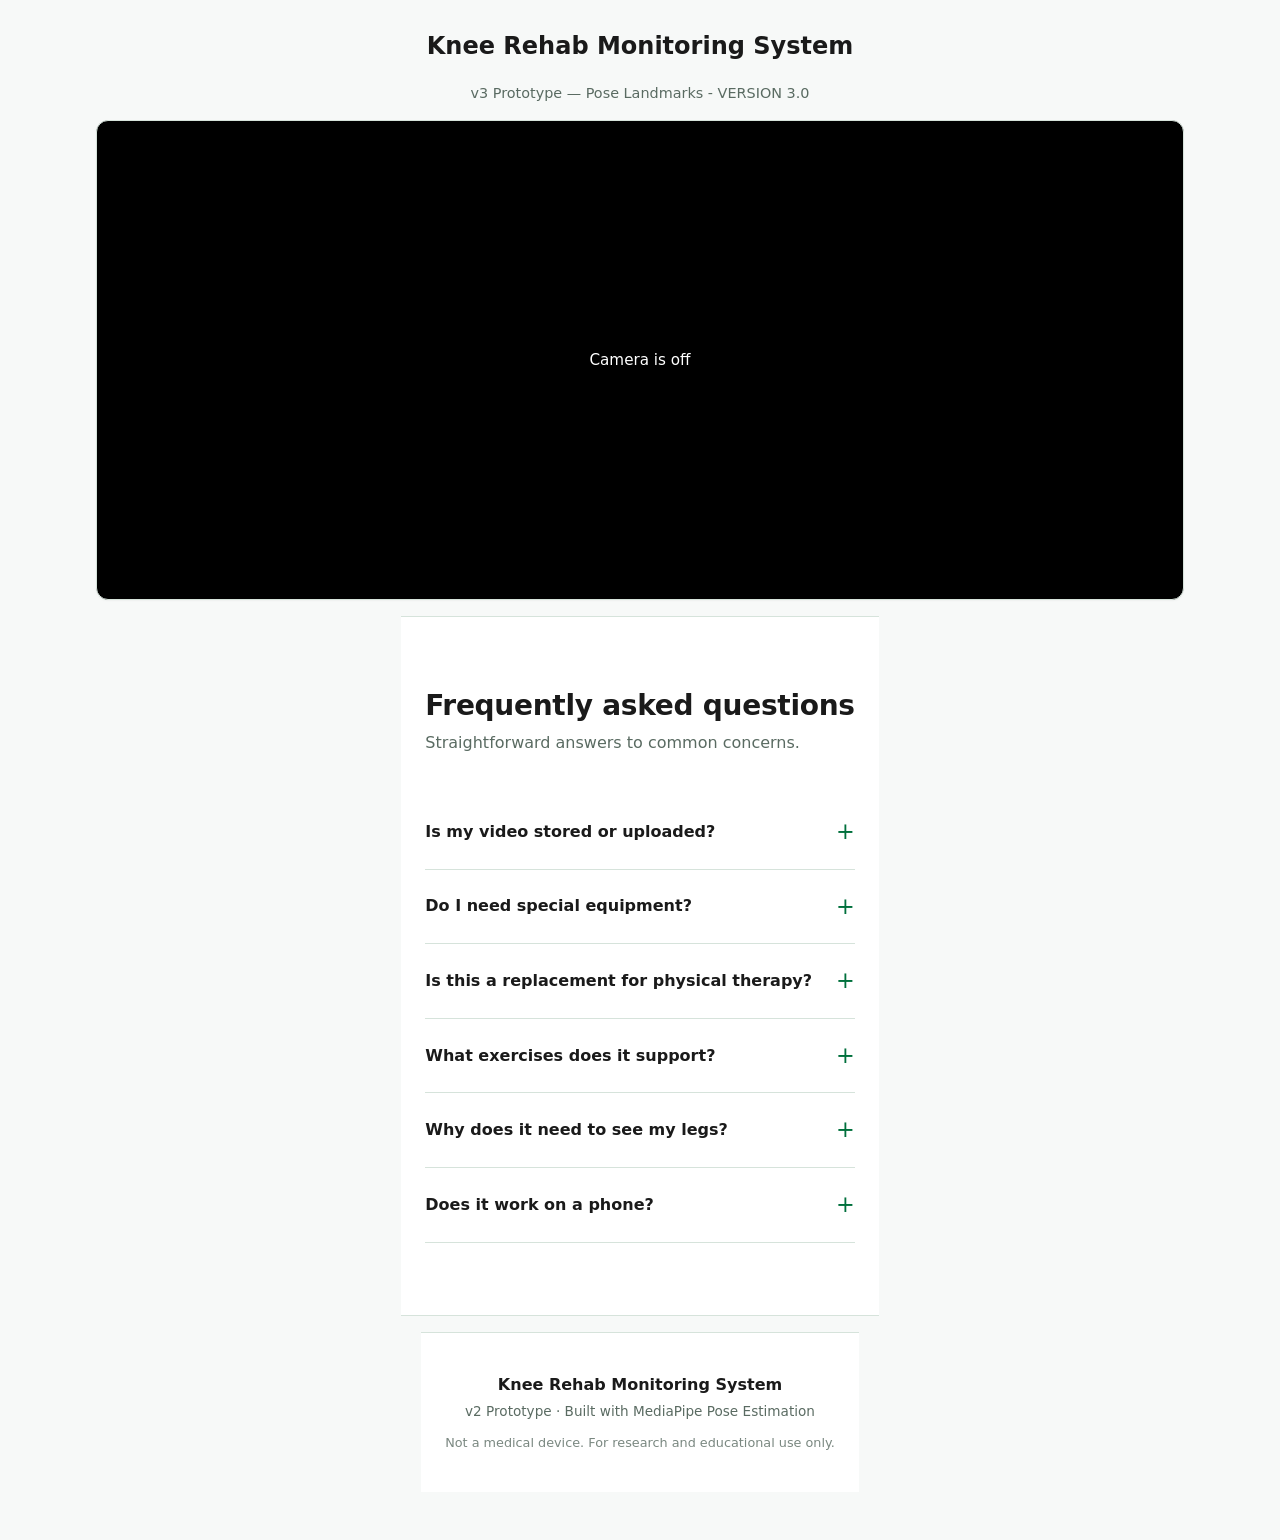
<file: index.html>
<!DOCTYPE html>
<html lang="en">
<head>
  <meta charset="UTF-8" />
  <meta name="viewport" content="width=device-width, initial-scale=1.0" />
  <title>Knee Rehab Monitoring — v3 Prototype</title>
  <link rel="stylesheet" href="style.css" />
</head>
<body>
  <main class="app">
    <h1 class="app__title">Knee Rehab Monitoring System</h1>
    <p class="app__subtitle">v3 Prototype — Pose Landmarks - VERSION 3.0</p>

    <!-- Hidden video: holds the raw MediaStream. Never shown to the user. -->
    <video id="sourceVideo" playsinline muted></video>

    <!-- Visible canvas: square viewport. Frames are drawn here. -->
    <div class="stage">
      <canvas id="stageCanvas" width="640" height="640"></canvas>
      <div id="stageMessage" class="stage__message">Camera is off</div>
    </div>
  </section>

  <!-- ============ FAQ ============ -->
  <section class="section section--alt" id="faq">
    <div class="section__inner">
      <h2 class="section__title">Frequently asked questions</h2>
      <p class="section__lede">Straightforward answers to common concerns.</p>

      <div class="faq">
        <details class="faq__item">
          <summary class="faq__q">Is my video stored or uploaded?</summary>
          <p class="faq__a">
            No. All processing happens in your browser using your device's
            own hardware. No video, image, or landmark data is ever uploaded
            to a server.
          </p>
        </details>

        <details class="faq__item">
          <summary class="faq__q">Do I need special equipment?</summary>
          <p class="faq__a">
            Just a webcam and a modern browser — Chrome or Edge recommended.
            No wearables, motion-capture suits, or special cameras required.
          </p>
        </details>

        <details class="faq__item">
          <summary class="faq__q">Is this a replacement for physical therapy?</summary>
          <p class="faq__a">
            No. This is a practice and monitoring tool, not a medical device.
            Always follow the guidance of a qualified healthcare professional.
          </p>
        </details>

        <details class="faq__item">
          <summary class="faq__q">What exercises does it support?</summary>
          <p class="faq__a">
            Currently three: squats, sit-to-stand, and knee flexion. More
            exercises are planned for future versions.
          </p>
        </details>

        <details class="faq__item">
          <summary class="faq__q">Why does it need to see my legs?</summary>
          <p class="faq__a">
            The system detects your hip, knee, and ankle positions to calculate
            knee joint angles. Your lower body must be fully visible in frame
            for accurate readings.
          </p>
        </details>

        <details class="faq__item">
          <summary class="faq__q">Does it work on a phone?</summary>
          <p class="faq__a">
            The interface works on mobile, but for best results we recommend a
            laptop or desktop with a front-facing webcam — a stable device
            improves pose detection accuracy.
          </p>
        </details>
      </div>
    </div>
  </section>

  <!-- ============ FOOTER ============ -->
  <footer class="site-footer">
    <div class="site-footer__inner">
      <p class="site-footer__brand">Knee Rehab Monitoring System</p>
      <p class="site-footer__meta">v2 Prototype · Built with MediaPipe Pose Estimation</p>
      <p class="site-footer__disclaimer">
        Not a medical device. For research and educational use only.
      </p>
    </div>
  </footer>

</body>
</html>
</file>
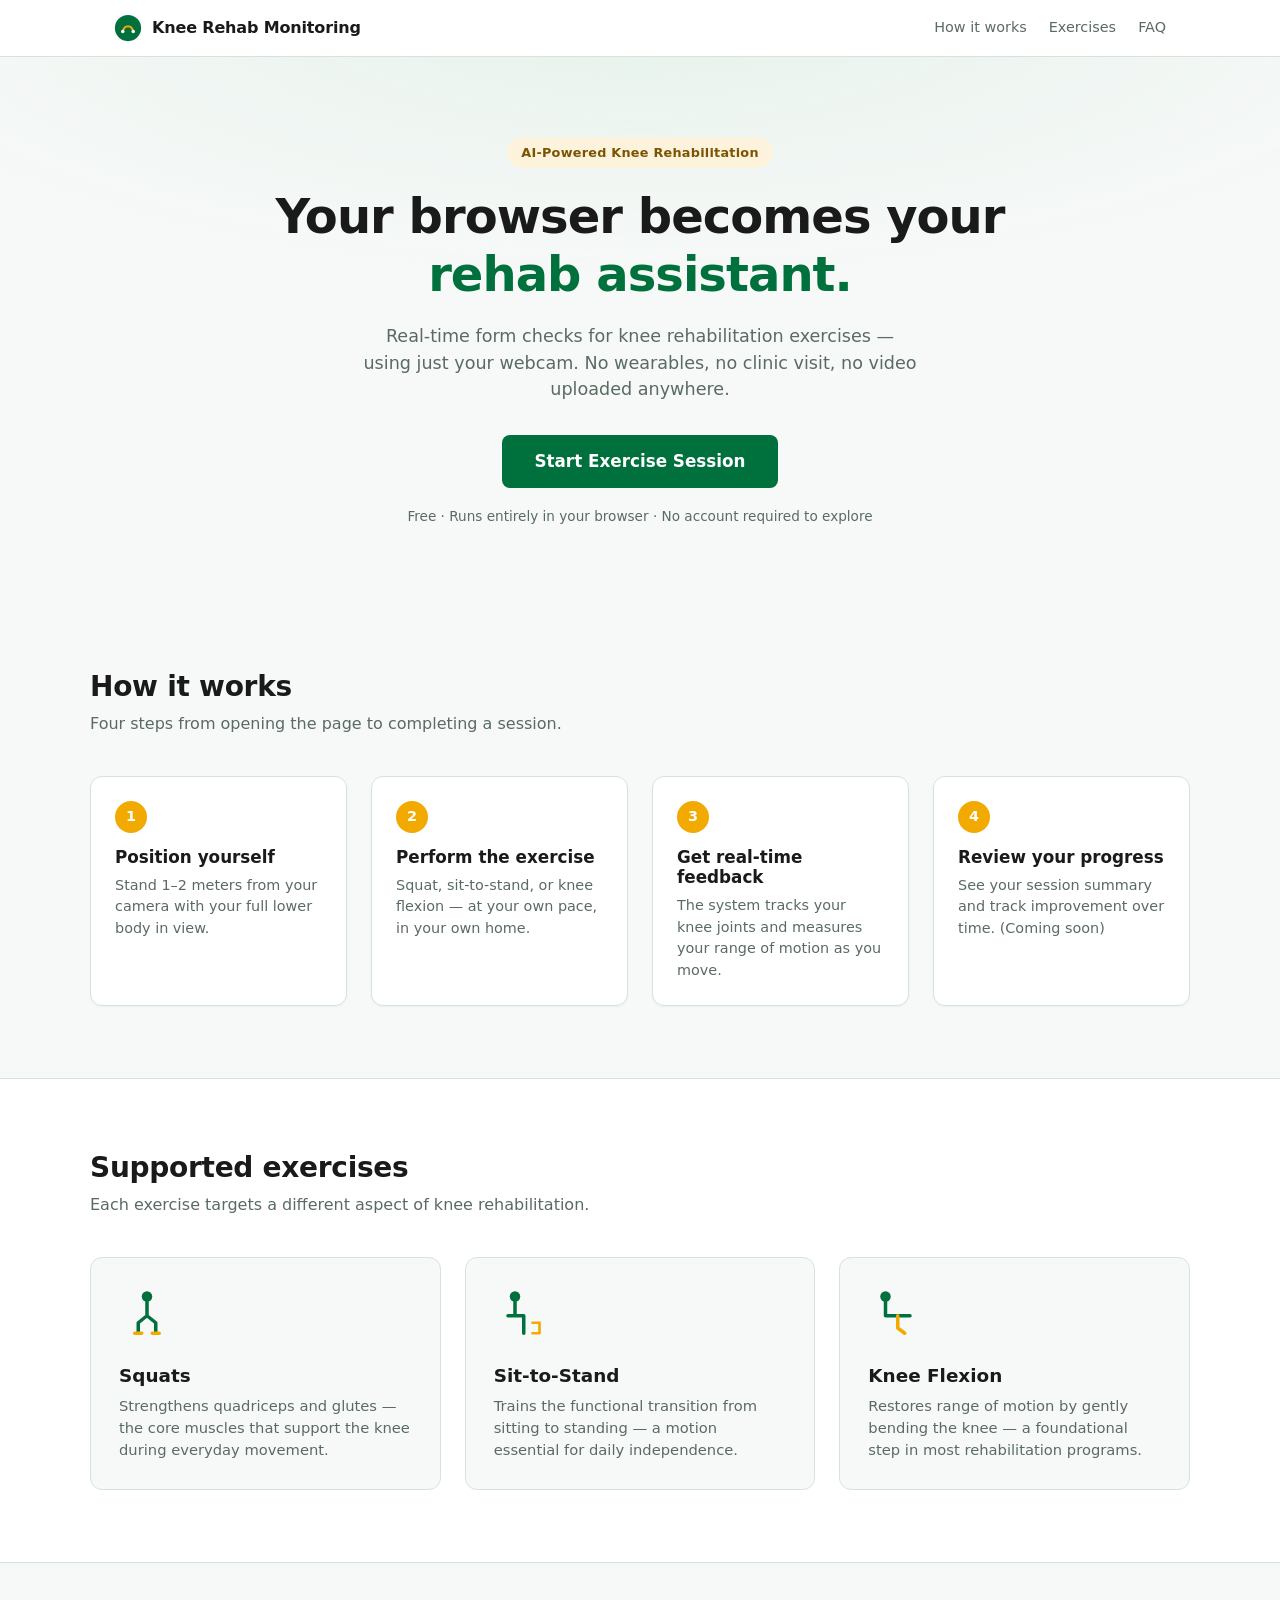
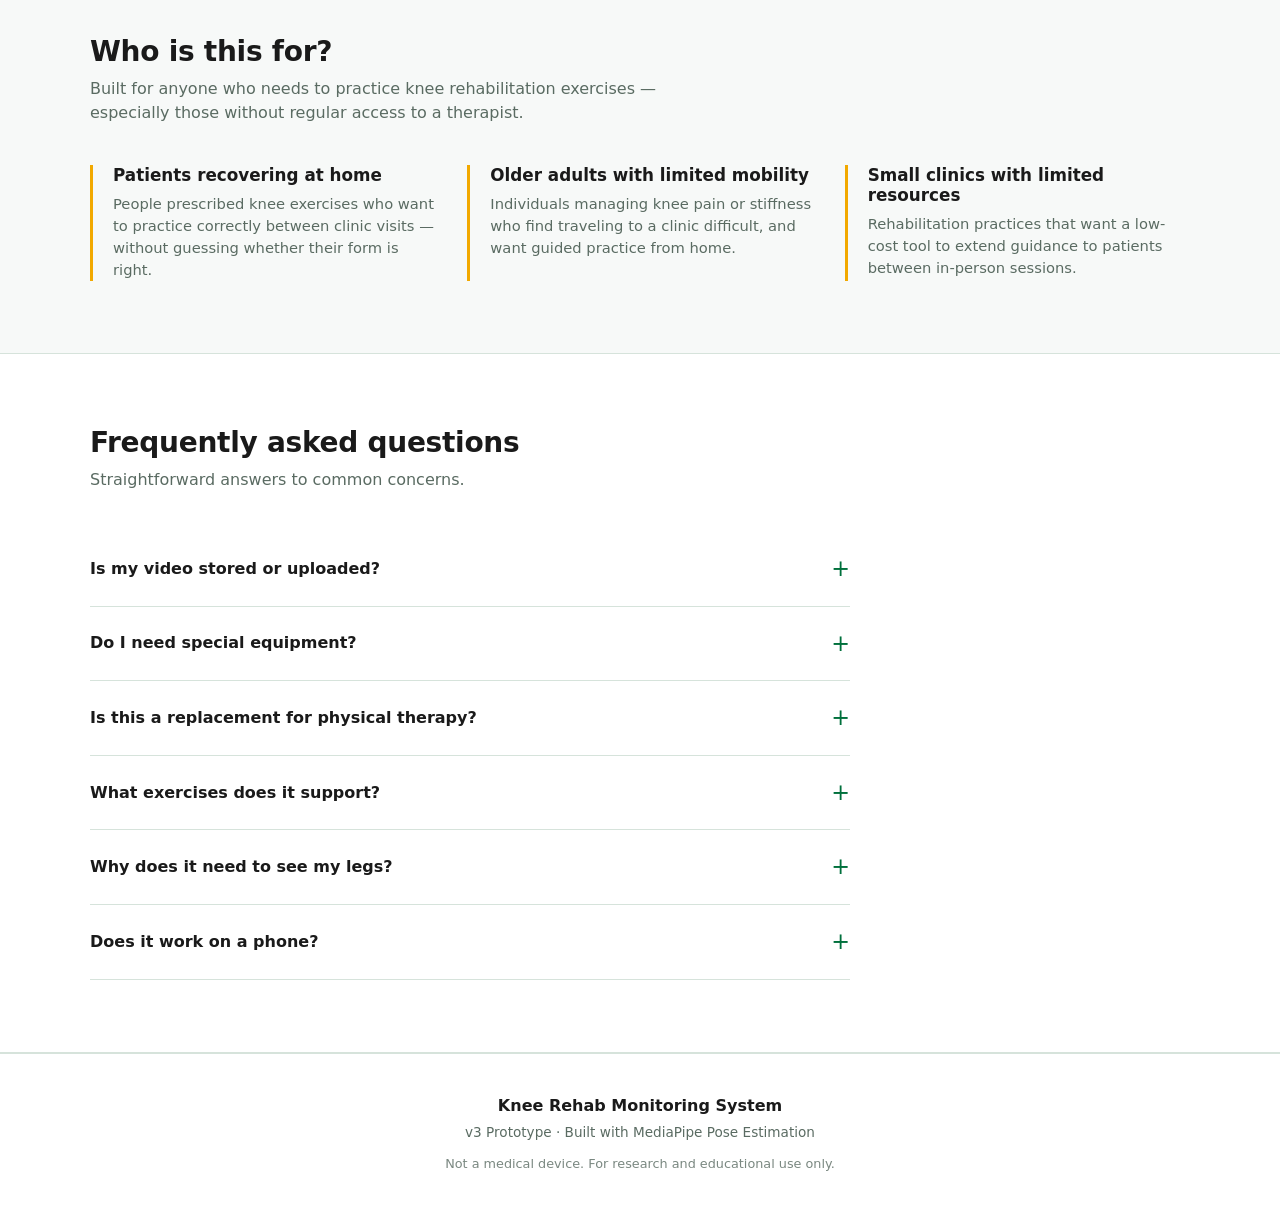
<file: landingpage.html>
<!DOCTYPE html>
<html lang="en">
<head>
  <meta charset="UTF-8" />
  <meta name="viewport" content="width=device-width, initial-scale=1.0" />
  <title>Knee Rehab Monitoring System</title>
  <link rel="stylesheet" href="style.css" />
</head>
<body class="landing-body">

  <!-- ============ HEADER ============ -->
  <header class="site-header">
    <div class="site-header__inner">
      <a href="landingpage.html" class="site-header__brand">
        <span class="site-header__mark" aria-hidden="true">
          <svg viewBox="0 0 32 32" width="28" height="28">
            <circle cx="16" cy="16" r="15" fill="#00703C" />
            <path d="M10 20 C 12 12, 20 12, 22 20" stroke="#F2A900" stroke-width="2.5"
                  fill="none" stroke-linecap="round" />
            <circle cx="10" cy="20" r="2" fill="#fff" />
            <circle cx="22" cy="20" r="2" fill="#fff" />
          </svg>
        </span>
        <span class="site-header__name">Knee Rehab Monitoring</span>
      </a>
      <nav class="site-header__nav">
        <a href="#how-it-works">How it works</a>
        <a href="#exercises">Exercises</a>
        <a href="#faq">FAQ</a>
      </nav>
    </div>
  </header>

  <!-- ============ HERO ============ -->
  <section class="hero">
    <div class="hero__inner">
      <p class="hero__eyebrow">AI-Powered Knee Rehabilitation</p>
      <h1 class="hero__title">
        Your browser becomes your<br />
        <span class="hero__title-accent">rehab assistant.</span>
      </h1>
      <p class="hero__lede">
        Real-time form checks for knee rehabilitation exercises — using just
        your webcam. No wearables, no clinic visit, no video uploaded anywhere.
      </p>
      <a href="login.php" class="btn btn--primary btn--lg">
        Start Exercise Session
      </a>
      <p class="hero__note">Free · Runs entirely in your browser · No account required to explore</p>
    </div>
  </section>

  <!-- ============ HOW IT WORKS ============ -->
  <section class="section" id="how-it-works">
    <div class="section__inner">
      <h2 class="section__title">How it works</h2>
      <p class="section__lede">Four steps from opening the page to completing a session.</p>

      <ol class="steps">
        <li class="step">
          <div class="step__num">1</div>
          <h3 class="step__title">Position yourself</h3>
          <p class="step__text">Stand 1–2 meters from your camera with your full lower body in view.</p>
        </li>
        <li class="step">
          <div class="step__num">2</div>
          <h3 class="step__title">Perform the exercise</h3>
          <p class="step__text">Squat, sit-to-stand, or knee flexion — at your own pace, in your own home.</p>
        </li>
        <li class="step">
          <div class="step__num">3</div>
          <h3 class="step__title">Get real-time feedback</h3>
          <p class="step__text">The system tracks your knee joints and measures your range of motion as you move.</p>
        </li>
        <li class="step">
          <div class="step__num">4</div>
          <h3 class="step__title">Review your progress</h3>
          <p class="step__text">See your session summary and track improvement over time. (Coming soon)</p>
        </li>
      </ol>
    </div>
  </section>

  <!-- ============ EXERCISES ============ -->
  <section class="section section--alt" id="exercises">
    <div class="section__inner">
      <h2 class="section__title">Supported exercises</h2>
      <p class="section__lede">Each exercise targets a different aspect of knee rehabilitation.</p>

      <div class="cards">
        <!-- Squats -->
        <article class="card">
          <div class="card__icon" aria-hidden="true">
            <svg viewBox="0 0 64 64" width="56" height="56">
              <circle cx="32" cy="12" r="6" fill="#00703C" />
              <path d="M32 18 L32 34 M32 34 L22 42 L22 54 M32 34 L42 42 L42 54"
                    stroke="#00703C" stroke-width="4" stroke-linecap="round"
                    stroke-linejoin="round" fill="none" />
              <path d="M18 54 L26 54 M38 54 L46 54"
                    stroke="#F2A900" stroke-width="4" stroke-linecap="round" />
            </svg>
          </div>
          <h3 class="card__title">Squats</h3>
          <p class="card__text">
            Strengthens quadriceps and glutes — the core muscles that support
            the knee during everyday movement.
          </p>
        </article>

        <!-- Sit-to-Stand -->
        <article class="card">
          <div class="card__icon" aria-hidden="true">
            <svg viewBox="0 0 64 64" width="56" height="56">
              <circle cx="24" cy="12" r="6" fill="#00703C" />
              <path d="M24 18 L24 34 M24 34 L34 34 L34 46 M34 46 L34 54 M24 34 L16 34"
                    stroke="#00703C" stroke-width="4" stroke-linecap="round"
                    stroke-linejoin="round" fill="none" />
              <path d="M44 42 L52 42 L52 54 M44 54 L52 54"
                    stroke="#F2A900" stroke-width="3" stroke-linecap="round"
                    fill="none" />
            </svg>
          </div>
          <h3 class="card__title">Sit-to-Stand</h3>
          <p class="card__text">
            Trains the functional transition from sitting to standing — a
            motion essential for daily independence.
          </p>
        </article>

        <!-- Knee Flexion -->
        <article class="card">
          <div class="card__icon" aria-hidden="true">
            <svg viewBox="0 0 64 64" width="56" height="56">
              <circle cx="20" cy="12" r="6" fill="#00703C" />
              <path d="M20 18 L20 34 M20 34 L34 34 M34 34 L48 34"
                    stroke="#00703C" stroke-width="4" stroke-linecap="round"
                    stroke-linejoin="round" fill="none" />
              <path d="M34 34 L34 48 M34 48 L42 54"
                    stroke="#F2A900" stroke-width="4" stroke-linecap="round"
                    stroke-linejoin="round" fill="none" />
            </svg>
          </div>
          <h3 class="card__title">Knee Flexion</h3>
          <p class="card__text">
            Restores range of motion by gently bending the knee — a
            foundational step in most rehabilitation programs.
          </p>
        </article>
      </div>
    </div>
  </section>

  <!-- ============ WHO IS THIS FOR ============ -->
  <section class="section" id="who-for">
    <div class="section__inner">
      <h2 class="section__title">Who is this for?</h2>
      <p class="section__lede">
        Built for anyone who needs to practice knee rehabilitation exercises —
        especially those without regular access to a therapist.
      </p>

      <div class="audience">
        <div class="audience__item">
          <h3 class="audience__title">Patients recovering at home</h3>
          <p class="audience__text">
            People prescribed knee exercises who want to practice correctly
            between clinic visits — without guessing whether their form is right.
          </p>
        </div>
        <div class="audience__item">
          <h3 class="audience__title">Older adults with limited mobility</h3>
          <p class="audience__text">
            Individuals managing knee pain or stiffness who find traveling to a
            clinic difficult, and want guided practice from home.
          </p>
        </div>
        <div class="audience__item">
          <h3 class="audience__title">Small clinics with limited resources</h3>
          <p class="audience__text">
            Rehabilitation practices that want a low-cost tool to extend
            guidance to patients between in-person sessions.
          </p>
        </div>
      </div>
    </div>
  </section>

  <!-- ============ FAQ ============ -->
  <section class="section section--alt" id="faq">
    <div class="section__inner">
      <h2 class="section__title">Frequently asked questions</h2>
      <p class="section__lede">Straightforward answers to common concerns.</p>

      <div class="faq">
        <details class="faq__item">
          <summary class="faq__q">Is my video stored or uploaded?</summary>
          <p class="faq__a">
            No. All processing happens in your browser using your device's
            own hardware. No video, image, or landmark data is ever uploaded
            to a server.
          </p>
        </details>

        <details class="faq__item">
          <summary class="faq__q">Do I need special equipment?</summary>
          <p class="faq__a">
            Just a webcam and a modern browser — Chrome or Edge recommended.
            No wearables, motion-capture suits, or special cameras required.
          </p>
        </details>

        <details class="faq__item">
          <summary class="faq__q">Is this a replacement for physical therapy?</summary>
          <p class="faq__a">
            No. This is a practice and monitoring tool, not a medical device.
            Always follow the guidance of a qualified healthcare professional.
          </p>
        </details>

        <details class="faq__item">
          <summary class="faq__q">What exercises does it support?</summary>
          <p class="faq__a">
            Currently three: squats, sit-to-stand, and knee flexion. More
            exercises are planned for future versions.
          </p>
        </details>

        <details class="faq__item">
          <summary class="faq__q">Why does it need to see my legs?</summary>
          <p class="faq__a">
            The system detects your hip, knee, and ankle positions to calculate
            knee joint angles. Your lower body must be fully visible in frame
            for accurate readings.
          </p>
        </details>

        <details class="faq__item">
          <summary class="faq__q">Does it work on a phone?</summary>
          <p class="faq__a">
            The interface works on mobile, but for best results we recommend a
            laptop or desktop with a front-facing webcam — a stable device
            improves pose detection accuracy.
          </p>
        </details>
      </div>
    </div>
  </section>

  <!-- ============ FOOTER ============ -->
  <footer class="site-footer">
    <div class="site-footer__inner">
      <p class="site-footer__brand">Knee Rehab Monitoring System</p>
      <p class="site-footer__meta">v3 Prototype · Built with MediaPipe Pose Estimation</p>
      <p class="site-footer__disclaimer">
        Not a medical device. For research and educational use only.
      </p>
    </div>
  </footer>

</body>
</html>
</file>
<file: style.css>
/* ==========================================================================
   Knee Rehab Monitoring System — Shared Stylesheet
   Sections:
     1. Design tokens
     2. Base / reset
     3. Buttons (shared across all pages)
     4. Landing page
     5. App page (camera view)
   ========================================================================== */

/* ==========================================================================
   1. DESIGN TOKENS
   ========================================================================== */

:root {
  /* Brand — DLSU-inspired */
  --green:        #00703C;
  --green-hover:  #005a30;
  --green-soft:   #E6F2EB;
  --gold:         #F2A900;
  --gold-soft:    #FDF3DC;

  /* Neutrals */
  --bg:           #F7F9F8;
  --surface:      #FFFFFF;
  --text:         #1A1A1A;
  --text-muted:   #5A6B62;
  --border:       #D6E3DB;

  /* Semantic */
  --danger:       #C0392B;

  /* Layout */
  --radius:       12px;
  --radius-sm:    8px;
  --shadow-sm:    0 1px 2px rgba(0, 0, 0, 0.04);
  --shadow-md:    0 4px 16px rgba(0, 0, 0, 0.06);

  /* Typography */
  --font-sans:    system-ui, -apple-system, "Segoe UI", Roboto, sans-serif;
}

/* ==========================================================================
   2. BASE / RESET
   ========================================================================== */

* { box-sizing: border-box; }

html { scroll-behavior: smooth; }

body {
  margin: 0;
  min-height: 100vh;
  background: var(--bg);
  color: var(--text);
  font-family: var(--font-sans);
  line-height: 1.5;
  -webkit-font-smoothing: antialiased;
}

h1, h2, h3 { line-height: 1.2; margin: 0; }
p { margin: 0; }
a { color: var(--green); text-decoration: none; }
a:hover { text-decoration: underline; }

/* ==========================================================================
   3. BUTTONS (shared)
   ========================================================================== */

.btn {
  display: inline-block;
  padding: 10px 20px;
  border: none;
  border-radius: var(--radius-sm);
  font-family: inherit;
  font-size: 0.95rem;
  font-weight: 600;
  cursor: pointer;
  transition: background 0.15s ease, opacity 0.15s ease, transform 0.05s ease;
  text-decoration: none;
}
.btn:disabled { opacity: 0.45; cursor: not-allowed; }
.btn:active:not(:disabled) { transform: translateY(1px); }

.btn--primary {
  background: var(--green);
  color: #fff;
}
.btn--primary:hover:not(:disabled) {
  background: var(--green-hover);
  text-decoration: none;
}

.btn--secondary {
  background: var(--surface);
  color: var(--text);
  border: 1px solid var(--border);
}
.btn--secondary:hover:not(:disabled) {
  background: var(--bg);
  text-decoration: none;
}

.btn--lg {
  padding: 14px 32px;
  font-size: 1.05rem;
}

/* ==========================================================================
   4. LANDING PAGE
   ========================================================================== */

/* ---- Header ---- */

.site-header {
  background: var(--surface);
  border-bottom: 1px solid var(--border);
  position: sticky;
  top: 0;
  z-index: 10;
}

.site-header__inner {
  max-width: 1100px;
  margin: 0 auto;
  padding: 14px 24px;
  display: flex;
  align-items: center;
  justify-content: space-between;
  gap: 24px;
}

.site-header__brand {
  display: flex;
  align-items: center;
  gap: 10px;
  color: var(--text);
  font-weight: 700;
  font-size: 1rem;
  text-decoration: none;
}
.site-header__brand:hover { text-decoration: none; }

.site-header__mark { display: inline-flex; }
.site-header__name { letter-spacing: -0.01em; }

.site-header__nav {
  display: flex;
  gap: 22px;
}
.site-header__nav a {
  color: var(--text-muted);
  font-size: 0.9rem;
  font-weight: 500;
}
.site-header__nav a:hover {
  color: var(--green);
  text-decoration: none;
}

/* ---- Hero ---- */

.hero {
  background:
    radial-gradient(1200px 400px at 50% -10%, var(--green-soft), transparent 70%),
    var(--bg);
  padding: 80px 24px 72px;
  text-align: center;
}

.hero__inner {
  max-width: 760px;
  margin: 0 auto;
}

.hero__eyebrow {
  display: inline-block;
  padding: 6px 14px;
  border-radius: 999px;
  background: var(--gold-soft);
  color: #7a5400;
  font-size: 0.8rem;
  font-weight: 600;
  letter-spacing: 0.02em;
  margin-bottom: 20px;
}

.hero__title {
  font-size: clamp(2rem, 5vw, 3rem);
  font-weight: 800;
  letter-spacing: -0.02em;
  margin-bottom: 20px;
}

.hero__title-accent { color: var(--green); }

.hero__lede {
  font-size: 1.1rem;
  color: var(--text-muted);
  max-width: 560px;
  margin: 0 auto 32px;
}

.hero__note {
  margin-top: 18px;
  font-size: 0.85rem;
  color: var(--text-muted);
}

/* ---- Generic section ---- */

.section {
  padding: 72px 24px;
}
.section--alt {
  background: var(--surface);
  border-top: 1px solid var(--border);
  border-bottom: 1px solid var(--border);
}

.section__inner {
  max-width: 1100px;
  margin: 0 auto;
}

.section__title {
  font-size: 1.75rem;
  font-weight: 700;
  letter-spacing: -0.01em;
  margin-bottom: 8px;
}

.section__lede {
  color: var(--text-muted);
  max-width: 620px;
  margin-bottom: 40px;
}

/* ---- How it works ---- */

.steps {
  list-style: none;
  padding: 0;
  margin: 0;
  display: grid;
  grid-template-columns: repeat(auto-fit, minmax(220px, 1fr));
  gap: 24px;
}

.step {
  padding: 24px;
  background: var(--surface);
  border: 1px solid var(--border);
  border-radius: var(--radius);
  box-shadow: var(--shadow-sm);
}

.step__num {
  display: inline-flex;
  align-items: center;
  justify-content: center;
  width: 32px;
  height: 32px;
  border-radius: 50%;
  background: var(--gold);
  color: #fff;
  font-weight: 700;
  font-size: 0.9rem;
  margin-bottom: 14px;
}

.step__title {
  font-size: 1.05rem;
  font-weight: 700;
  margin-bottom: 8px;
}

.step__text {
  font-size: 0.9rem;
  color: var(--text-muted);
}

/* ---- Exercise cards ---- */

.cards {
  display: grid;
  grid-template-columns: repeat(auto-fit, minmax(260px, 1fr));
  gap: 24px;
}

.card {
  padding: 28px;
  background: var(--bg);
  border: 1px solid var(--border);
  border-radius: var(--radius);
  transition: box-shadow 0.15s ease, transform 0.15s ease;
}
.card:hover {
  box-shadow: var(--shadow-md);
  transform: translateY(-2px);
}

.card__icon {
  margin-bottom: 16px;
  display: inline-block;
}

.card__title {
  font-size: 1.15rem;
  font-weight: 700;
  margin-bottom: 8px;
}

.card__text {
  font-size: 0.92rem;
  color: var(--text-muted);
}

/* ---- Who is this for ---- */

.audience {
  display: grid;
  grid-template-columns: repeat(auto-fit, minmax(280px, 1fr));
  gap: 32px;
}

.audience__item {
  padding-left: 20px;
  border-left: 3px solid var(--gold);
}

.audience__title {
  font-size: 1.05rem;
  font-weight: 700;
  margin-bottom: 8px;
}

.audience__text {
  font-size: 0.92rem;
  color: var(--text-muted);
}

/* ---- FAQ ---- */

.faq {
  max-width: 760px;
}

.faq__item {
  border-bottom: 1px solid var(--border);
  padding: 16px 0;
}

.faq__q {
  cursor: pointer;
  font-weight: 600;
  font-size: 1rem;
  list-style: none;
  display: flex;
  justify-content: space-between;
  align-items: center;
  gap: 16px;
  padding: 4px 0;
}
.faq__q::-webkit-details-marker { display: none; }

.faq__q::after {
  content: "+";
  font-size: 1.4rem;
  font-weight: 400;
  color: var(--green);
  transition: transform 0.2s ease;
  flex-shrink: 0;
}

.faq__item[open] .faq__q::after {
  content: "−";
}

.faq__a {
  margin-top: 10px;
  color: var(--text-muted);
  font-size: 0.95rem;
  max-width: 640px;
}

/* ---- Footer ---- */

.site-footer {
  background: var(--surface);
  border-top: 1px solid var(--border);
  padding: 40px 24px;
  text-align: center;
}

.site-footer__inner {
  max-width: 700px;
  margin: 0 auto;
}

.site-footer__brand {
  font-weight: 700;
  margin-bottom: 4px;
}

.site-footer__meta {
  font-size: 0.85rem;
  color: var(--text-muted);
  margin-bottom: 12px;
}

.site-footer__disclaimer {
  font-size: 0.8rem;
  color: var(--text-muted);
  opacity: 0.8;
}

/* ---- Landing responsive tweaks ---- */

@media (max-width: 640px) {
  .site-header__nav { display: none; }
  .hero { padding: 56px 20px 48px; }
  .section { padding: 56px 20px; }
}

/* ==========================================================================
   5. APP PAGE (camera view)
   ========================================================================== */

/* The app-body gets the shared header, then centers the app shell below. */
.app-body {
  display: flex;
  flex-direction: column;
  min-height: 100vh;
}

/* Header overrides for the app page: user chip on the right. */
.site-header__user {
  display: flex;
  align-items: center;
  gap: 10px;
}

.site-header__user-label {
  font-size: 0.85rem;
  color: var(--text-muted);
}

.site-header__user-name {
  font-size: 0.9rem;
  font-weight: 600;
  color: var(--green);
}

/* App shell */
.app {
  flex: 1;
  width: 100%;
  max-width: 720px;
  margin: 0 auto;
  padding: 32px 16px 48px;
  display: flex;
  flex-direction: column;
  align-items: center;
  gap: 16px;
}

.app__heading {
  text-align: center;
  margin-bottom: 8px;
}

.app__title {
  font-size: 1.5rem;
  font-weight: 700;
  margin-bottom: 6px;
}

.app__subtitle {
  font-size: 0.9rem;
  color: var(--text-muted);
}

/* Hidden video source — never displayed. */
#sourceVideo { display: none; }

/* Square stage that holds the canvas. */
.stage {
  position: relative;
  width: 100%;
  height: 480px;
  max-width: 100%;
  aspect-ratio: 4 / 3;
  background: #000;
  border: 1px solid var(--border);
  border-radius: var(--radius);
  overflow: hidden;
  box-shadow: var(--shadow-sm);
}

#stageCanvas {
  display: block;
  width: 100%;
  height: 100%;
}

.stage__message {
  position: absolute;
  inset: 0;
  display: flex;
  align-items: center;
  justify-content: center;
  color: #fff;
  font-size: 0.95rem;
  pointer-events: none;
  transition: opacity 0.2s ease;
}

.stage__message.is-hidden { opacity: 0; }

.controls {
  display: flex;
  gap: 12px;
  margin-top: 4px;
}

.status {
  margin: 0;
  min-height: 1.2em;
  font-size: 0.85rem;
  color: var(--text-muted);
  text-align: center;
}

.status.is-error { color: var(--danger); }

.mp-status {
  margin: 0;
  min-height: 1.2em;
  font-size: 0.8rem;
  color: var(--text-muted);
  text-align: center;
  opacity: 0.85;
}

/* ==========================================================================
   6. LOGIN PAGE
   ========================================================================== */

.login-body {
  display: flex;
  flex-direction: column;
  min-height: 100vh;
}

.login {
  flex: 1;
  display: flex;
  justify-content: center;
  align-items: flex-start;
  padding: 48px 20px 64px;
  background:
    radial-gradient(900px 320px at 50% -10%, var(--green-soft), transparent 70%),
    var(--bg);
}

.login__card {
  width: 100%;
  max-width: 440px;
  background: var(--surface);
  border: 1px solid var(--border);
  border-radius: var(--radius);
  padding: 32px;
  box-shadow: var(--shadow-md);
}

.login__title {
  font-size: 1.35rem;
  font-weight: 700;
  margin-bottom: 6px;
}

.login__lede {
  font-size: 0.9rem;
  color: var(--text-muted);
  margin-bottom: 24px;
}

.login__form {
  display: flex;
  flex-direction: column;
  gap: 16px;
  margin-bottom: 24px;
}

.field {
  display: flex;
  flex-direction: column;
  gap: 6px;
}

.field__label {
  font-size: 0.85rem;
  font-weight: 600;
  color: var(--text);
}

.field__input {
  padding: 10px 12px;
  border: 1px solid var(--border);
  border-radius: var(--radius-sm);
  font-family: inherit;
  font-size: 0.95rem;
  color: var(--text);
  background: var(--bg);
  transition: border-color 0.15s ease, box-shadow 0.15s ease;
}

.field__input:focus {
  outline: none;
  border-color: var(--green);
  box-shadow: 0 0 0 3px var(--green-soft);
}

.field__input--select {
  appearance: none;
  -webkit-appearance: none;
  background-image: url("data:image/svg+xml;charset=UTF-8,%3Csvg xmlns='http://www.w3.org/2000/svg' viewBox='0 0 12 8' width='12' height='8'%3E%3Cpath fill='%235A6B62' d='M6 8L0 0h12z'/%3E%3C/svg%3E");
  background-repeat: no-repeat;
  background-position: right 12px center;
  padding-right: 36px;
  cursor: pointer;
}

.btn--block {
  width: 100%;
  text-align: center;
}

.btn--sm {
  padding: 6px 14px;
  font-size: 0.85rem;
}

.login__back {
  font-size: 0.85rem;
  text-align: center;
  color: var(--text-muted);
}

.login__back a {
  color: var(--green);
}

/* ---- 2FA / auth additions ---- */
.form-error {
  background: #fdecea;
  color: #a42a1f;
  border: 1px solid #f5c6c2;
  padding: 10px 14px;
  border-radius: 8px;
  margin: 0 0 16px;
  font-size: 14px;
}

.form-info {
  background: #e7f4ec;
  color: #1b5e33;
  border: 1px solid #b9dfc7;
  padding: 10px 14px;
  border-radius: 8px;
  margin: 0 0 16px;
  font-size: 14px;
}

/* ==========================================================================
   7. SESSION LAYOUT (two columns: stage + feedback panel)
   ========================================================================== */

/* Widen the app shell to fit the two-column layout */
.app {
  max-width: 1120px;
}

/* Two-column grid: stage left, panel right */
.session {
  width: 100%;
  display: grid;
  grid-template-columns: minmax(0, 1fr) 320px;
  gap: 24px;
  align-items: start;
}

.session__stage {
  display: flex;
  flex-direction: column;
  align-items: center;
  gap: 12px;
}

.session__panel {
  display: flex;
  flex-direction: column;
  gap: 12px;
  position: sticky;
  top: 88px;
}

/* ---- Panel cards ---- */

.panel-card {
  background: var(--surface);
  border: 1px solid var(--border);
  border-radius: var(--radius);
  padding: 16px;
  box-shadow: var(--shadow-sm);
  display: flex;
  flex-direction: column;
  gap: 10px;
}

.panel-card--count {
  align-items: center;
  gap: 4px;
  padding: 20px 16px;
}

.panel-card__label {
  font-size: 0.75rem;
  font-weight: 700;
  letter-spacing: 0.08em;
  text-transform: uppercase;
  color: var(--text-muted);
}

.panel-card__number {
  font-size: 3.5rem;
  font-weight: 800;
  line-height: 1;
  color: var(--green);
  font-variant-numeric: tabular-nums;
}

/* ---- Panel rows ---- */

.panel-row {
  display: flex;
  align-items: baseline;
  justify-content: space-between;
  gap: 12px;
  font-size: 0.9rem;
}

.panel-row__label {
  color: var(--text-muted);
}

.panel-row__value {
  font-weight: 700;
  color: var(--text);
  font-variant-numeric: tabular-nums;
  text-align: right;
}

/* ---- Live feedback line ---- */

.feedback {
  background: var(--gold-soft);
  border: 1px solid var(--gold);
  border-radius: var(--radius);
  padding: 16px;
  font-weight: 700;
  font-size: 1.05rem;
  color: #7a5400;
  text-align: center;
  min-height: 56px;
  display: flex;
  align-items: center;
  justify-content: center;
  transition: background 0.2s ease, color 0.2s ease;
}

/* ---- Rep-complete flash ---- */

.flash {
  border-radius: var(--radius);
  padding: 14px 16px;
  font-weight: 700;
  font-size: 0.95rem;
  text-align: center;
  border: 1px solid var(--green);
  background: var(--green-soft);
  color: var(--green);
  animation: flash-in 0.2s ease;
}

.flash.is-hidden { display: none; }

.flash--good { border-color: var(--green); background: var(--green-soft); color: var(--green); }
.flash--fair { border-color: var(--gold);  background: var(--gold-soft);  color: #7a5400; }
.flash--poor { border-color: var(--danger); background: #FBEAE8; color: var(--danger); }

@keyframes flash-in {
  from { opacity: 0; transform: translateY(-4px); }
  to   { opacity: 1; transform: translateY(0); }
}

/* ---- Responsive: stack under 860px ---- */

@media (max-width: 860px) {
  .session {
    grid-template-columns: 1fr;
  }
  .session__panel {
    position: static;
    max-width: 520px;
    margin: 0 auto;
    width: 100%;
  }
}
/* ---- Rep evaluation card ---- */

.eval-card {
  background: var(--surface);
  border: 1px solid var(--border);
  border-radius: var(--radius);
  padding: 14px 16px;
  box-shadow: var(--shadow-sm);
  display: flex;
  flex-direction: column;
  gap: 10px;
}

.eval-card__header {
  display: flex;
  justify-content: space-between;
  align-items: center;
  gap: 8px;
}

.eval-card__title {
  font-size: 0.8rem;
  font-weight: 700;
  text-transform: uppercase;
  letter-spacing: 0.06em;
  color: var(--text-muted);
}

.eval-card__status {
  font-size: 0.75rem;
  font-weight: 700;
  padding: 3px 8px;
  border-radius: 999px;
  background: var(--bg);
  color: var(--text-muted);
}

.eval-card__status[data-status="counting"] {
  background: var(--green-soft);
  color: var(--green);
}

.eval-card__status[data-status="rejected"] {
  background: #FBEAE8;
  color: var(--danger);
}

.eval-card__status[data-status="completed"] {
  background: var(--green-soft);
  color: var(--green);
}

.eval-card__grid {
  display: grid;
  grid-template-columns: 1fr 1fr;
  gap: 6px 14px;
}

.eval-row {
  display: flex;
  justify-content: space-between;
  font-size: 0.85rem;
}

.eval-row--overall {
  grid-column: 1 / -1;
  border-top: 1px solid var(--border);
  padding-top: 6px;
  margin-top: 2px;
  font-weight: 700;
}

.eval-row__label { color: var(--text-muted); }
.eval-row__value { font-weight: 600; font-variant-numeric: tabular-nums; }

.eval-card__angles {
  display: flex;
  justify-content: space-between;
  gap: 8px;
  font-size: 0.75rem;
  color: var(--text-muted);
  border-top: 1px solid var(--border);
  padding-top: 8px;
}

.eval-card__angles span { font-variant-numeric: tabular-nums; }

.eval-card__reason {
  font-size: 0.8rem;
  font-weight: 600;
  color: var(--danger);
  min-height: 1em;
}
.eval-card__reason:empty { display: none; }

/* ---- Target + progress ---- */

.panel-card--target { gap: 8px; }

.target-row {
  display: flex;
  justify-content: space-between;
  align-items: center;
  gap: 12px;
}

.target-select {
  padding: 4px 8px;
  border: 1px solid var(--border);
  border-radius: var(--radius-sm);
  font-family: inherit;
  font-size: 0.9rem;
  background: var(--bg);
  color: var(--text);
  cursor: pointer;
}

.progress {
  height: 8px;
  background: var(--bg);
  border-radius: 999px;
  overflow: hidden;
}

.progress__bar {
  height: 100%;
  width: 0%;
  background: var(--green);
  border-radius: 999px;
  transition: width 0.3s ease, background 0.3s ease;
}

.progress__bar.is-complete {
  background: var(--green);
}

.progress-text {
  display: flex;
  justify-content: space-between;
  font-size: 0.8rem;
  color: var(--text-muted);
}

.progress-status {
  font-weight: 700;
  color: var(--text-muted);
}

.progress-status.is-complete {
  color: var(--green);
}

/* ---- Last rep comment ---- */

.last-comment {
  background: var(--green-soft);
  border: 1px solid var(--green);
  border-radius: var(--radius);
  padding: 10px 14px;
  font-size: 0.85rem;
  display: flex;
  flex-direction: column;
  gap: 2px;
}

.last-comment.is-hidden { display: none; }

.last-comment__label {
  font-size: 0.7rem;
  font-weight: 700;
  text-transform: uppercase;
  letter-spacing: 0.06em;
  color: var(--green);
}

.last-comment__text {
  color: var(--text);
  font-weight: 600;
}

/* ---- Session complete banner ---- */

.session-complete {
  background: var(--green);
  color: #fff;
  padding: 14px 16px;
  border-radius: var(--radius);
  text-align: center;
  font-size: 0.95rem;
  animation: flash-in 0.3s ease;
}

.session-complete.is-hidden { display: none; }
</file>
